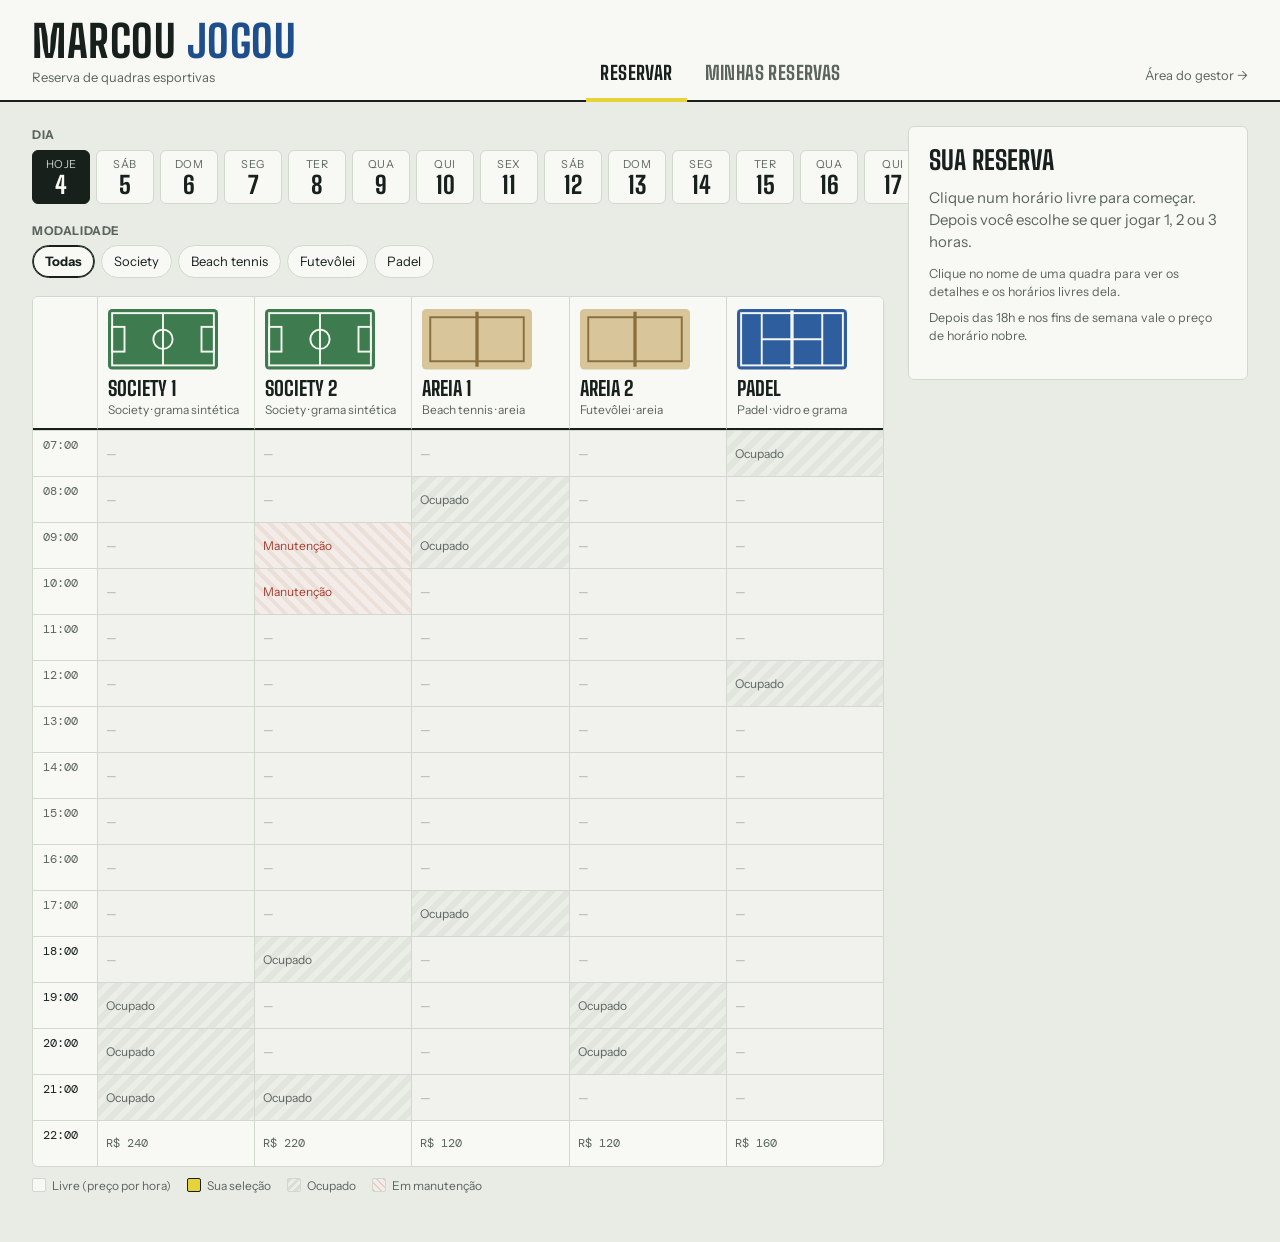
<file: index.html>
<!DOCTYPE html>
<html lang="pt-BR">
<head>
    <meta charset="UTF-8">
    <meta name="viewport" content="width=device-width, initial-scale=1.0">
    <title>Reservar quadra · Marcou Jogou</title>
    <link rel="icon" type="image/png" href="img/marcou-jogou-icone.png">
    <link rel="stylesheet" href="css/estilo.css">
</head>
<body>
    <header class="topo">
        <div class="marca">
            <h1>Marcou <span>Jogou</span></h1>
            <p>Reserva de quadras esportivas</p>
        </div>
        <nav class="abas" role="tablist" aria-label="Seções">
            <button class="aba" role="tab" aria-selected="true" data-aba="reservar">Reservar</button>
            <button class="aba" role="tab" aria-selected="false" data-aba="minhas">Minhas reservas</button>
        </nav>
        <a class="link-troca" href="admin.html">Área do gestor →</a>
    </header>

    <main class="pagina">
        <!-- ============ RESERVAR ============ -->
        <section id="sec-reservar">
            <div class="com-lateral">
                <div>
                    <div class="controles">
                        <div>
                            <span class="rotulo">Dia</span>
                            <div class="dias" id="dias"></div>
                        </div>
                        <div>
                            <span class="rotulo">Modalidade</span>
                            <div class="filtros" id="filtros"></div>
                        </div>
                    </div>

                    <div class="agenda-caixa">
                        <div class="agenda" id="agenda" aria-label="Horários disponíveis"></div>
                    </div>
                    <div class="legenda">
                        <span>Livre (preço por hora)</span>
                        <span class="l-sel">Sua seleção</span>
                        <span class="l-res">Ocupado</span>
                        <span class="l-blq">Em manutenção</span>
                    </div>
                </div>

                <aside class="painel" id="painel" aria-live="polite"></aside>
            </div>
        </section>

        <!-- ============ MINHAS RESERVAS ============ -->
        <section id="sec-minhas" class="oculto">
            <h2 class="titulo-secao">Minhas reservas</h2>
            <form class="cartao barra-ferramentas" id="form-busca" novalidate>
                <div class="campo">
                    <label for="busca-telefone">Telefone usado na reserva</label>
                    <input id="busca-telefone" inputmode="tel" placeholder="(41) 99999-0000">
                </div>
                <div class="campo">
                    <label for="busca-codigo">Código da reserva</label>
                    <input id="busca-codigo" placeholder="MJ-1234" autocapitalize="characters">
                    <span class="erro" id="erro-busca"></span>
                </div>
                <button class="botao" type="submit">Ver reservas</button>
            </form>
            <p class="dica" style="margin-top:10px">Cancelamento grátis até 2 horas antes do horário.</p>
            <p class="dica">Para proteger seus dados, a consulta pede o telefone e o código que você recebeu ao reservar.</p>
            <ul class="lista-reservas" id="lista-minhas"></ul>
        </section>
    </main>

    <div class="toast" id="toast" role="status"></div>

    <script src="js/dados.js"></script>
    <script src="js/cliente.js"></script>
</body>
</html>
</file>
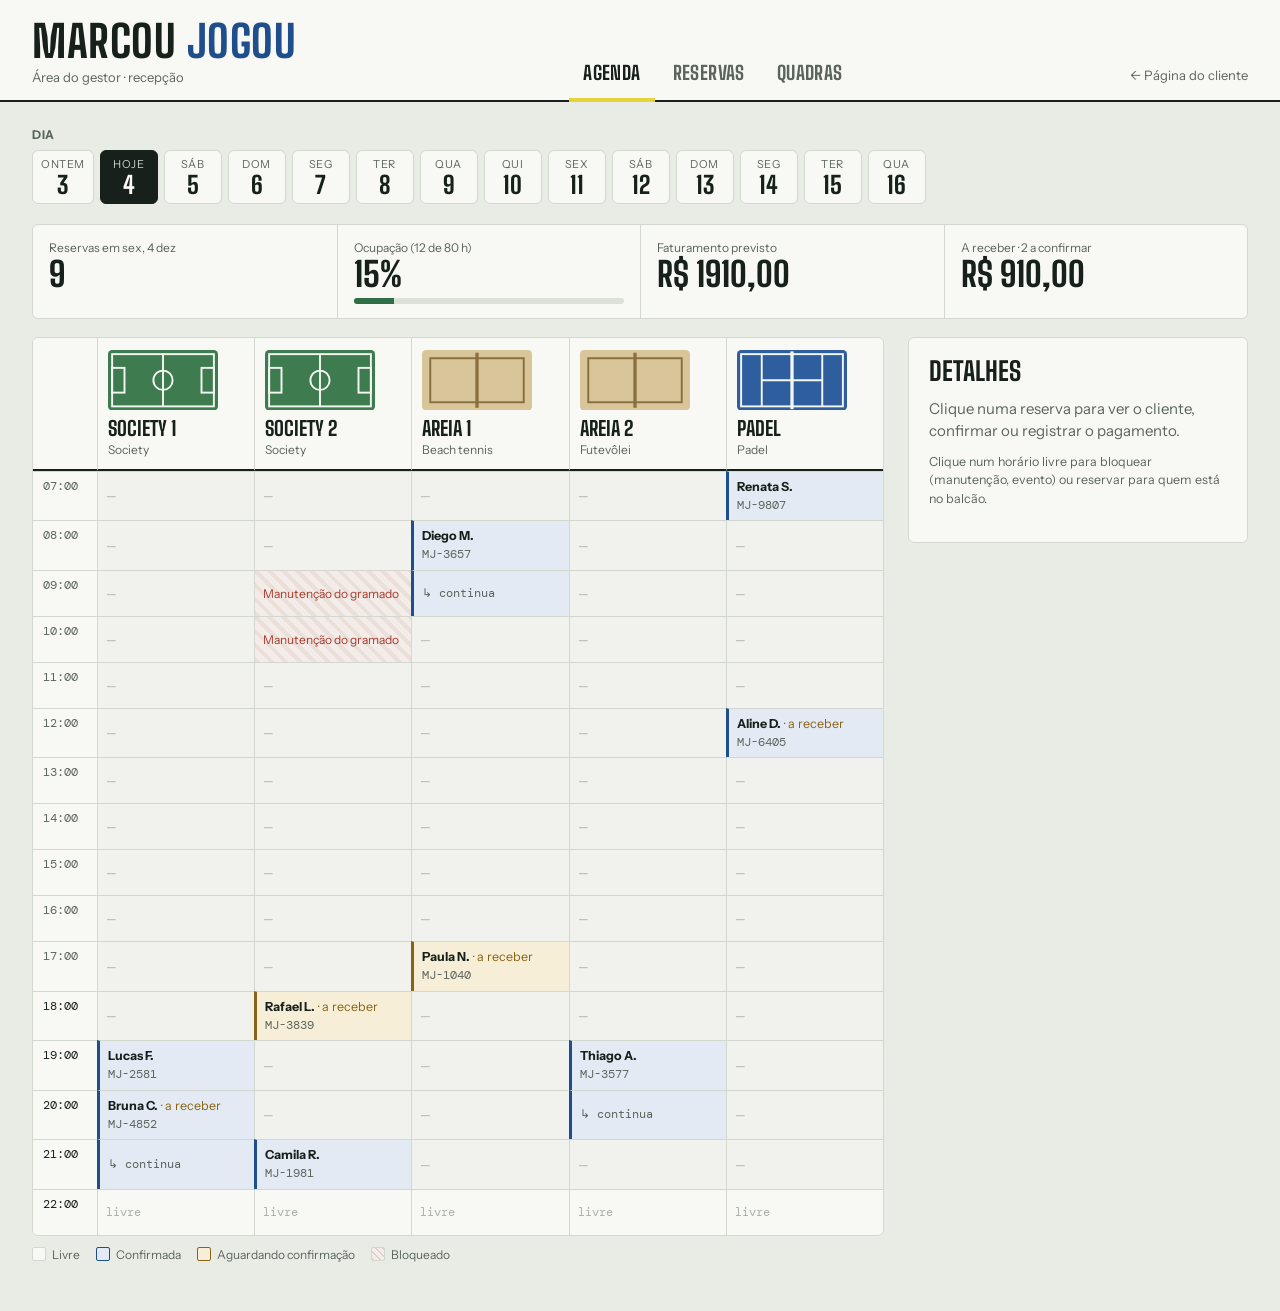
<file: admin.html>
<!DOCTYPE html>
<html lang="pt-BR">
<head>
    <meta charset="UTF-8">
    <meta name="viewport" content="width=device-width, initial-scale=1.0">
    <title>Gestão · Marcou Jogou</title>
    <link rel="stylesheet" href="css/estilo.css">
</head>
<body>
    <header class="topo">
        <div class="marca">
            <h1>Marcou <span>Jogou</span></h1>
            <p>Área do gestor · recepção</p>
        </div>
        <nav class="abas" role="tablist" aria-label="Seções">
            <button class="aba" role="tab" aria-selected="true" data-aba="agenda">Agenda</button>
            <button class="aba" role="tab" aria-selected="false" data-aba="reservas">Reservas</button>
            <button class="aba" role="tab" aria-selected="false" data-aba="quadras">Quadras</button>
        </nav>
        <a class="link-troca" href="index.html">← Página do cliente</a>
    </header>

    <main class="pagina">
        <!-- ============ AGENDA ============ -->
        <section id="sec-agenda">
            <div class="controles">
                <div>
                    <span class="rotulo">Dia</span>
                    <div class="dias" id="dias"></div>
                </div>
            </div>
            <div class="placar" id="placar"></div>
            <div class="com-lateral">
                <div>
                    <div class="agenda-caixa">
                        <div class="agenda" id="agenda" aria-label="Agenda do dia"></div>
                    </div>
                    <div class="legenda">
                        <span>Livre</span>
                        <span class="l-con">Confirmada</span>
                        <span class="l-pen">Aguardando confirmação</span>
                        <span class="l-blq">Bloqueado</span>
                    </div>
                </div>
                <aside class="painel" id="painel" aria-live="polite"></aside>
            </div>
        </section>

        <!-- ============ RESERVAS ============ -->
        <section id="sec-reservas" class="oculto">
            <h2 class="titulo-secao">Reservas</h2>
            <div class="barra-ferramentas">
                <div class="campo">
                    <label for="r-busca">Buscar</label>
                    <input id="r-busca" placeholder="Nome, código ou telefone">
                </div>
                <div class="campo">
                    <label for="r-status">Situação</label>
                    <select id="r-status">
                        <option value="todas">Todas</option>
                        <option value="pendente">Aguardando confirmação</option>
                        <option value="confirmada">Confirmadas</option>
                        <option value="cancelada">Canceladas</option>
                        <option value="areceber">A receber</option>
                    </select>
                </div>
                <div class="campo">
                    <label for="r-periodo">Período</label>
                    <select id="r-periodo">
                        <option value="proximas">Hoje e próximas</option>
                        <option value="hoje">Só hoje</option>
                        <option value="todas">Todas</option>
                    </select>
                </div>
            </div>
            <div class="tabela-caixa">
                <table>
                    <thead>
                        <tr>
                            <th>Código</th><th>Dia</th><th>Horário</th><th>Quadra</th><th>Cliente</th>
                            <th class="num">Valor</th><th>Situação</th><th>Pagamento</th><th>Ações</th>
                        </tr>
                    </thead>
                    <tbody id="tabela-reservas"></tbody>
                </table>
            </div>
            <p class="dica" id="resumo-tabela" style="margin-top:10px"></p>
        </section>

        <!-- ============ QUADRAS ============ -->
        <section id="sec-quadras" class="oculto">
            <h2 class="titulo-secao">Quadras e preços</h2>
            <p class="dica" style="margin:-4px 0 16px">Preço nobre vale a partir das 18h e o dia todo aos sábados e domingos. Quadra desativada some da página do cliente.</p>
            <div class="grade-quadras" id="grade-quadras"></div>
            <div class="acoes" style="margin-top:28px">
                <button class="botao secundario pequeno" id="restaurar">Restaurar dados de exemplo</button>
            </div>
        </section>
    </main>

    <div class="toast" id="toast" role="status"></div>

    <script src="js/dados.js"></script>
    <script src="js/admin.js"></script>
</body>
</html>
</file>
<file: css/estilo.css>
/* =====================================================================
   Marcou Jogou — estilo compartilhado (cliente e gestor)
   ===================================================================== */
@font-face { font-family: "Big Shoulders"; src: url("../fonts/BigShoulders-Bold.ttf"); font-weight: 700; }
@font-face { font-family: "Big Shoulders"; src: url("../fonts/BigShoulders-Regular.ttf"); font-weight: 400; }
@font-face { font-family: "Instrument Sans"; src: url("../fonts/InstrumentSans-Regular.ttf"); font-weight: 400; }
@font-face { font-family: "Instrument Sans"; src: url("../fonts/InstrumentSans-Bold.ttf"); font-weight: 700; }
@font-face { font-family: "DM Mono"; src: url("../fonts/DMMono-Regular.ttf"); font-weight: 400; }

:root {
    --piso: #E9ECE5;      /* fundo: concreto claro */
    --papel: #F8F9F5;     /* superfícies */
    --tinta: #17201B;     /* texto principal */
    --tinta-2: #5B655E;   /* texto secundário */
    --linha: #D2D8CE;     /* bordas */
    --azul: #1F4E8C;      /* azul de quadra rápida: ações */
    --grama: #2F6F45;     /* confirmado / livre */
    --bola: #E6D33A;      /* amarelo de bola: seleção */
    --perigo: #A63D2E;    /* cancelar */
    --aviso: #8A6416;     /* pendente */
    --display: "Big Shoulders", "Arial Narrow", sans-serif;
    --texto: "Instrument Sans", system-ui, sans-serif;
    --mono: "DM Mono", ui-monospace, monospace;
    --raio: 6px;
}

* { box-sizing: border-box; }
html { -webkit-text-size-adjust: 100%; }
body {
    margin: 0;
    background: var(--piso);
    color: var(--tinta);
    font-family: var(--texto);
    font-size: 15px;
    line-height: 1.45;
}
button, input, select, textarea { font: inherit; color: inherit; }
button { cursor: pointer; }
:focus-visible { outline: 3px solid var(--azul); outline-offset: 2px; }
.oculto { display: none !important; }
.mono { font-family: var(--mono); }

/* ---------- barra superior ---------- */
.topo {
    display: flex; align-items: flex-end; justify-content: space-between; gap: 16px; flex-wrap: wrap;
    padding: 22px 32px 0;
    border-bottom: 2px solid var(--tinta);
    background: var(--papel);
}
.marca { padding-bottom: 14px; }
.marca h1 {
    margin: 0;
    font-family: var(--display); font-weight: 700;
    font-size: 44px; line-height: .9; letter-spacing: .5px; text-transform: uppercase;
}
.marca h1 span { color: var(--azul); }
.marca p { margin: 6px 0 0; color: var(--tinta-2); font-size: 13px; }
.abas { display: flex; gap: 4px; }
.aba {
    border: 0; background: none;
    padding: 10px 14px 12px;
    font-family: var(--display); font-weight: 700; font-size: 19px; letter-spacing: .4px; text-transform: uppercase;
    color: var(--tinta-2);
    border-bottom: 4px solid transparent; margin-bottom: -2px;
}
.aba:hover { color: var(--tinta); }
.aba[aria-selected="true"] { color: var(--tinta); border-bottom-color: var(--bola); }
.link-troca {
    padding-bottom: 16px; font-size: 13px; color: var(--tinta-2); text-decoration: none;
}
.link-troca:hover { color: var(--azul); text-decoration: underline; }

/* ---------- área de trabalho ---------- */
.pagina { padding: 24px 32px 48px; max-width: 1400px; margin: 0 auto; }
.com-lateral { display: grid; grid-template-columns: minmax(0, 1fr) 340px; gap: 24px; align-items: start; }

/* faixa de dias */
.controles { display: flex; gap: 16px 24px; flex-wrap: wrap; align-items: flex-end; margin-bottom: 18px; }
.rotulo { display: block; font-size: 12px; font-weight: 700; letter-spacing: .6px; text-transform: uppercase; color: var(--tinta-2); margin-bottom: 6px; }
.dias { display: flex; gap: 6px; overflow-x: auto; padding-bottom: 2px; }
.dia {
    flex: 0 0 auto; min-width: 58px;
    border: 1px solid var(--linha); background: var(--papel); border-radius: var(--raio);
    padding: 6px 8px; text-align: center;
}
.dia small { display: block; font-size: 11px; text-transform: uppercase; color: var(--tinta-2); letter-spacing: .5px; }
.dia strong { display: block; font-family: var(--display); font-size: 24px; line-height: 1; }
.dia[aria-pressed="true"] { background: var(--tinta); border-color: var(--tinta); color: var(--papel); }
.dia[aria-pressed="true"] small { color: #C9D0C8; }

.filtros { display: flex; gap: 6px; flex-wrap: wrap; }
.filtro {
    border: 1px solid var(--linha); background: var(--papel); border-radius: 999px;
    padding: 6px 12px; font-size: 13px;
}
.filtro[aria-pressed="true"] { border-color: var(--tinta); box-shadow: inset 0 0 0 1px var(--tinta); font-weight: 700; }

/* ---------- AGENDA (assinatura: quadras desenhadas no topo das colunas) ---------- */
.agenda-caixa {
    background: var(--papel); border: 1px solid var(--linha); border-radius: var(--raio);
    overflow-x: auto;
}
.agenda { display: grid; min-width: 620px; }
.agenda .canto, .agenda .col-quadra {
    position: sticky; top: 0; z-index: 2;
    background: var(--papel); border-bottom: 2px solid var(--tinta);
}
.col-quadra { padding: 12px 10px 10px; border-left: 1px solid var(--linha); }
.mini-quadra { display: block; width: 100%; max-width: 110px; height: auto; margin-bottom: 8px; }
.col-quadra h3 {
    margin: 0; font-family: var(--display); font-weight: 700; font-size: 20px; line-height: 1; text-transform: uppercase;
}
.col-quadra p { margin: 3px 0 0; font-size: 12px; color: var(--tinta-2); }
.hora {
    position: sticky; left: 0; z-index: 1;
    background: var(--papel);
    font-family: var(--mono); font-size: 12px; color: var(--tinta-2);
    padding: 0 10px; display: flex; align-items: flex-start; padding-top: 6px;
    border-top: 1px solid var(--linha);
}
.hora.nobre { color: var(--tinta); }
.celula {
    min-height: 46px; border: 0; border-top: 1px solid var(--linha); border-left: 1px solid var(--linha);
    background: transparent; text-align: left; padding: 6px 8px; font-size: 12px;
    display: flex; flex-direction: column; justify-content: center; gap: 1px;
}
.celula .preco { font-family: var(--mono); color: var(--tinta-2); }
.celula.livre:hover { background: #EEF2F8; box-shadow: inset 0 0 0 2px var(--azul); }
.celula.livre:hover .preco { color: var(--azul); }
.celula.selecionada { background: var(--bola); box-shadow: inset 0 0 0 2px var(--tinta); }
.celula.selecionada .preco { color: var(--tinta); }
.celula.reservada {
    cursor: default;
    background: repeating-linear-gradient(135deg, #E1E5DE 0 6px, #EBEEE7 6px 12px);
    color: var(--tinta-2);
}
.celula.bloqueada {
    cursor: default;
    background: repeating-linear-gradient(45deg, #EADFD9 0 4px, #F3ECE8 4px 10px);
    color: var(--perigo);
}
.celula.passou { cursor: default; background: #F1F2EE; color: #A5ACA6; }
.celula.passou .preco { color: #B7BDB7; }
/* versão gestor: reservas clicáveis com o nome do cliente */
.celula.gestor { cursor: pointer; }
.celula.reservada.gestor { background: #E3EAF3; color: var(--tinta); border-left: 3px solid var(--azul); }
.celula.reservada.gestor.pendente { background: #F6EED6; border-left-color: var(--aviso); }
.celula.reservada.gestor.sem-pagamento .nome::after { content: " · a receber"; color: var(--aviso); font-weight: 400; }
.celula .nome { font-weight: 700; font-size: 12.5px; color: var(--tinta); }
.celula.marcada { box-shadow: inset 0 0 0 2px var(--tinta); }

.legenda { display: flex; gap: 16px; flex-wrap: wrap; margin-top: 10px; font-size: 12px; color: var(--tinta-2); }
.legenda span::before {
    content: ""; display: inline-block; width: 12px; height: 12px; margin-right: 6px; vertical-align: -2px;
    border: 1px solid var(--linha); border-radius: 2px; background: var(--papel);
}
.legenda .l-sel::before { background: var(--bola); border-color: var(--tinta); }
.legenda .l-res::before { background: repeating-linear-gradient(135deg, #D8DDD5 0 3px, #EBEEE7 3px 6px); }
.legenda .l-blq::before { background: repeating-linear-gradient(45deg, #E2CFC6 0 2px, #F3ECE8 2px 5px); }
.legenda .l-pen::before { background: #F6EED6; border-color: var(--aviso); }
.legenda .l-con::before { background: #E3EAF3; border-color: var(--azul); }

/* ---------- painel lateral ---------- */
.painel {
    position: sticky; top: 16px;
    background: var(--papel); border: 1px solid var(--linha); border-radius: var(--raio);
    padding: 20px;
}
.painel h2 {
    margin: 0 0 14px; font-family: var(--display); font-weight: 700; font-size: 26px; line-height: 1; text-transform: uppercase;
}
.painel .vazio { color: var(--tinta-2); margin: 0; }
.resumo { margin: 0 0 16px; padding: 0; }
.resumo div { display: flex; justify-content: space-between; gap: 12px; padding: 7px 0; border-bottom: 1px dashed var(--linha); }
.resumo dt { color: var(--tinta-2); font-size: 13px; }
.resumo dd { margin: 0; font-weight: 700; text-align: right; }
.resumo .total dd { font-family: var(--display); font-size: 28px; line-height: 1; }
.dica { font-size: 12.5px; color: var(--tinta-2); margin: -6px 0 14px; }

/* ---------- formulários ---------- */
.campo { margin-bottom: 12px; }
.campo label { display: block; font-size: 13px; font-weight: 700; margin-bottom: 4px; }
.campo input, .campo select, .campo textarea {
    width: 100%; padding: 9px 10px;
    border: 1px solid #B9C1B6; border-radius: var(--raio); background: #fff;
}
.campo input[aria-invalid="true"] { border-color: var(--perigo); box-shadow: 0 0 0 1px var(--perigo); }
.campo .erro { display: block; color: var(--perigo); font-size: 12px; margin-top: 3px; min-height: 0; }
.checar { display: flex; gap: 8px; align-items: flex-start; font-size: 13px; margin: 4px 0 14px; }
.checar input { margin-top: 3px; }

.botao {
    display: inline-flex; align-items: center; justify-content: center; gap: 8px;
    border: 2px solid var(--tinta); border-radius: var(--raio);
    background: var(--tinta); color: var(--papel);
    padding: 10px 16px; font-weight: 700;
}
.botao:hover { background: var(--azul); border-color: var(--azul); }
.botao.largo { width: 100%; }
.botao.secundario { background: transparent; color: var(--tinta); }
.botao.secundario:hover { background: var(--tinta); color: var(--papel); border-color: var(--tinta); }
.botao.perigo { background: transparent; color: var(--perigo); border-color: var(--perigo); }
.botao.perigo:hover { background: var(--perigo); color: #fff; }
.botao.pequeno { padding: 5px 10px; font-size: 13px; border-width: 1px; }
.botao:disabled { opacity: .45; cursor: not-allowed; }
.acoes { display: flex; gap: 8px; flex-wrap: wrap; margin-top: 14px; }

/* ---------- comprovante ---------- */
.comprovante { border: 2px dashed var(--tinta); border-radius: var(--raio); padding: 16px; margin-bottom: 14px; text-align: center; }
.comprovante small { display: block; font-size: 12px; text-transform: uppercase; letter-spacing: .6px; color: var(--tinta-2); }
.comprovante strong { display: block; font-family: var(--display); font-size: 46px; line-height: 1; letter-spacing: 1px; margin: 4px 0; }

/* ---------- status ---------- */
.status { display: inline-block; font-size: 12px; font-weight: 700; padding: 2px 8px; border-radius: 999px; border: 1px solid; }
.status.confirmada { color: var(--grama); border-color: var(--grama); }
.status.pendente { color: var(--aviso); border-color: var(--aviso); }
.status.cancelada { color: var(--perigo); border-color: var(--perigo); }
.pago { font-size: 12px; color: var(--tinta-2); }

/* ---------- listas e tabelas ---------- */
.titulo-secao {
    margin: 0 0 14px; font-family: var(--display); font-weight: 700; font-size: 30px; line-height: 1; text-transform: uppercase;
}
.cartao { background: var(--papel); border: 1px solid var(--linha); border-radius: var(--raio); padding: 16px 18px; }
.lista-reservas { list-style: none; margin: 0; padding: 0; display: grid; gap: 10px; }
.item-reserva {
    display: grid; grid-template-columns: 90px 1fr auto; gap: 14px; align-items: center;
    background: var(--papel); border: 1px solid var(--linha); border-radius: var(--raio); padding: 12px 14px;
}
.item-reserva .quando { font-family: var(--display); font-weight: 700; font-size: 22px; line-height: 1; text-transform: uppercase; }
.item-reserva .quando small { display: block; font-family: var(--mono); font-weight: 400; font-size: 12px; color: var(--tinta-2); text-transform: none; margin-top: 3px; }
.item-reserva h4 { margin: 0; font-size: 15px; }
.item-reserva p { margin: 2px 0 0; font-size: 13px; color: var(--tinta-2); }

.tabela-caixa { overflow-x: auto; background: var(--papel); border: 1px solid var(--linha); border-radius: var(--raio); }
table { width: 100%; border-collapse: collapse; font-size: 14px; min-width: 760px; }
th { text-align: left; font-size: 12px; text-transform: uppercase; letter-spacing: .5px; color: var(--tinta-2); padding: 10px 12px; border-bottom: 2px solid var(--tinta); }
td { padding: 10px 12px; border-bottom: 1px solid var(--linha); vertical-align: middle; }
tbody tr:hover { background: #F0F2EC; }
td.num, th.num { text-align: right; font-family: var(--mono); }

/* ---------- números do dia (gestor) ---------- */
.placar { display: grid; grid-template-columns: repeat(4, 1fr); border: 1px solid var(--linha); border-radius: var(--raio); background: var(--papel); margin-bottom: 18px; }
.placar > div { padding: 14px 16px; border-left: 1px solid var(--linha); }
.placar > div:first-child { border-left: 0; }
.placar small { display: block; font-size: 12px; color: var(--tinta-2); }
.placar strong { display: block; font-family: var(--display); font-size: 34px; line-height: 1.05; }
.barra { height: 6px; background: #DDE2D9; border-radius: 3px; margin-top: 6px; overflow: hidden; }
.barra i { display: block; height: 100%; background: var(--grama); }

/* quadras (gestor) */
.grade-quadras { display: grid; grid-template-columns: repeat(auto-fill, minmax(260px, 1fr)); gap: 14px; }
.cartao-quadra { background: var(--papel); border: 1px solid var(--linha); border-radius: var(--raio); padding: 14px; }
.cartao-quadra.inativa { opacity: .6; }
.cartao-quadra .mini-quadra { max-width: 150px; margin-bottom: 10px; }
.acoes-celula { display: flex; gap: 6px; flex-wrap: wrap; }
.cartao-quadra h3 { margin: 0; font-family: var(--display); font-size: 24px; text-transform: uppercase; }
.cartao-quadra .linha-2 { display: grid; grid-template-columns: 1fr 1fr; gap: 10px; margin-top: 10px; }

.barra-ferramentas { display: flex; gap: 10px; flex-wrap: wrap; align-items: flex-end; margin-bottom: 14px; }
.barra-ferramentas .campo { margin: 0; min-width: 200px; }

/* ---------- aviso flutuante ---------- */
.toast {
    position: fixed; left: 50%; bottom: 24px; transform: translateX(-50%) translateY(20px);
    background: var(--tinta); color: var(--papel); padding: 10px 18px; border-radius: var(--raio);
    font-size: 14px; opacity: 0; pointer-events: none; transition: opacity .2s, transform .2s; z-index: 50;
}
.toast.visivel { opacity: 1; transform: translateX(-50%) translateY(0); }

/* ---------- responsivo ---------- */
@media (max-width: 980px) {
    .com-lateral { grid-template-columns: 1fr; }
    .painel { position: static; }
    .placar { grid-template-columns: repeat(2, 1fr); }
    .placar > div:nth-child(3) { border-left: 0; }
    .placar > div:nth-child(n+3) { border-top: 1px solid var(--linha); }
}
@media (max-width: 600px) {
    .topo { padding: 16px 16px 0; }
    .marca h1 { font-size: 34px; }
    .pagina { padding: 16px 16px 40px; }
    .aba { font-size: 16px; padding: 8px 8px 10px; }
    .item-reserva { grid-template-columns: 70px 1fr; }
    .item-reserva > :last-child { grid-column: 1 / -1; }
}
@media (prefers-reduced-motion: reduce) { .toast { transition: none; } }
.celula.gestor.livre .preco { color: #AAB2AB; }

/* ---------- opções de duração (cliente) ---------- */
.duracoes { display: grid; grid-template-columns: repeat(3, 1fr); gap: 6px; margin: 0 0 14px; }
.duracao {
    display: flex; flex-direction: column; align-items: flex-start; gap: 1px;
    border: 1px solid #B9C1B6; border-radius: var(--raio); background: #fff;
    padding: 8px 9px; text-align: left; font-size: 12px; color: var(--tinta-2);
}
.duracao strong { font-family: var(--display); font-size: 19px; line-height: 1; color: var(--tinta); text-transform: uppercase; }
.duracao:hover:not(:disabled) { border-color: var(--azul); box-shadow: inset 0 0 0 1px var(--azul); }
.duracao[aria-pressed="true"] { background: var(--bola); border-color: var(--tinta); box-shadow: inset 0 0 0 1px var(--tinta); color: var(--tinta); }
.duracao:disabled { cursor: not-allowed; background: #F1F2EE; border-style: dashed; }
.duracao:disabled strong { color: #A5ACA6; }

/* topo da coluna clicável */
button.col-quadra { border: 0; border-left: 1px solid var(--linha); border-bottom: 2px solid var(--tinta); text-align: left; font: inherit; color: inherit; cursor: pointer; }
button.col-quadra:hover h3, button.col-quadra.ativa h3 { color: var(--azul); }
button.col-quadra.ativa { box-shadow: inset 0 -4px 0 var(--bola); }
.mini-quadra.grande { max-width: 180px; margin-bottom: 12px; }
.horarios-livres { display: flex; flex-wrap: wrap; gap: 6px; }
.chip-hora { border: 1px solid #B9C1B6; border-radius: var(--raio); background: #fff; padding: 6px 9px; font-size: 13px; }
.chip-hora:hover { border-color: var(--azul); color: var(--azul); }
.duracao .mono { white-space: nowrap; font-size: 11px; }
</file>
